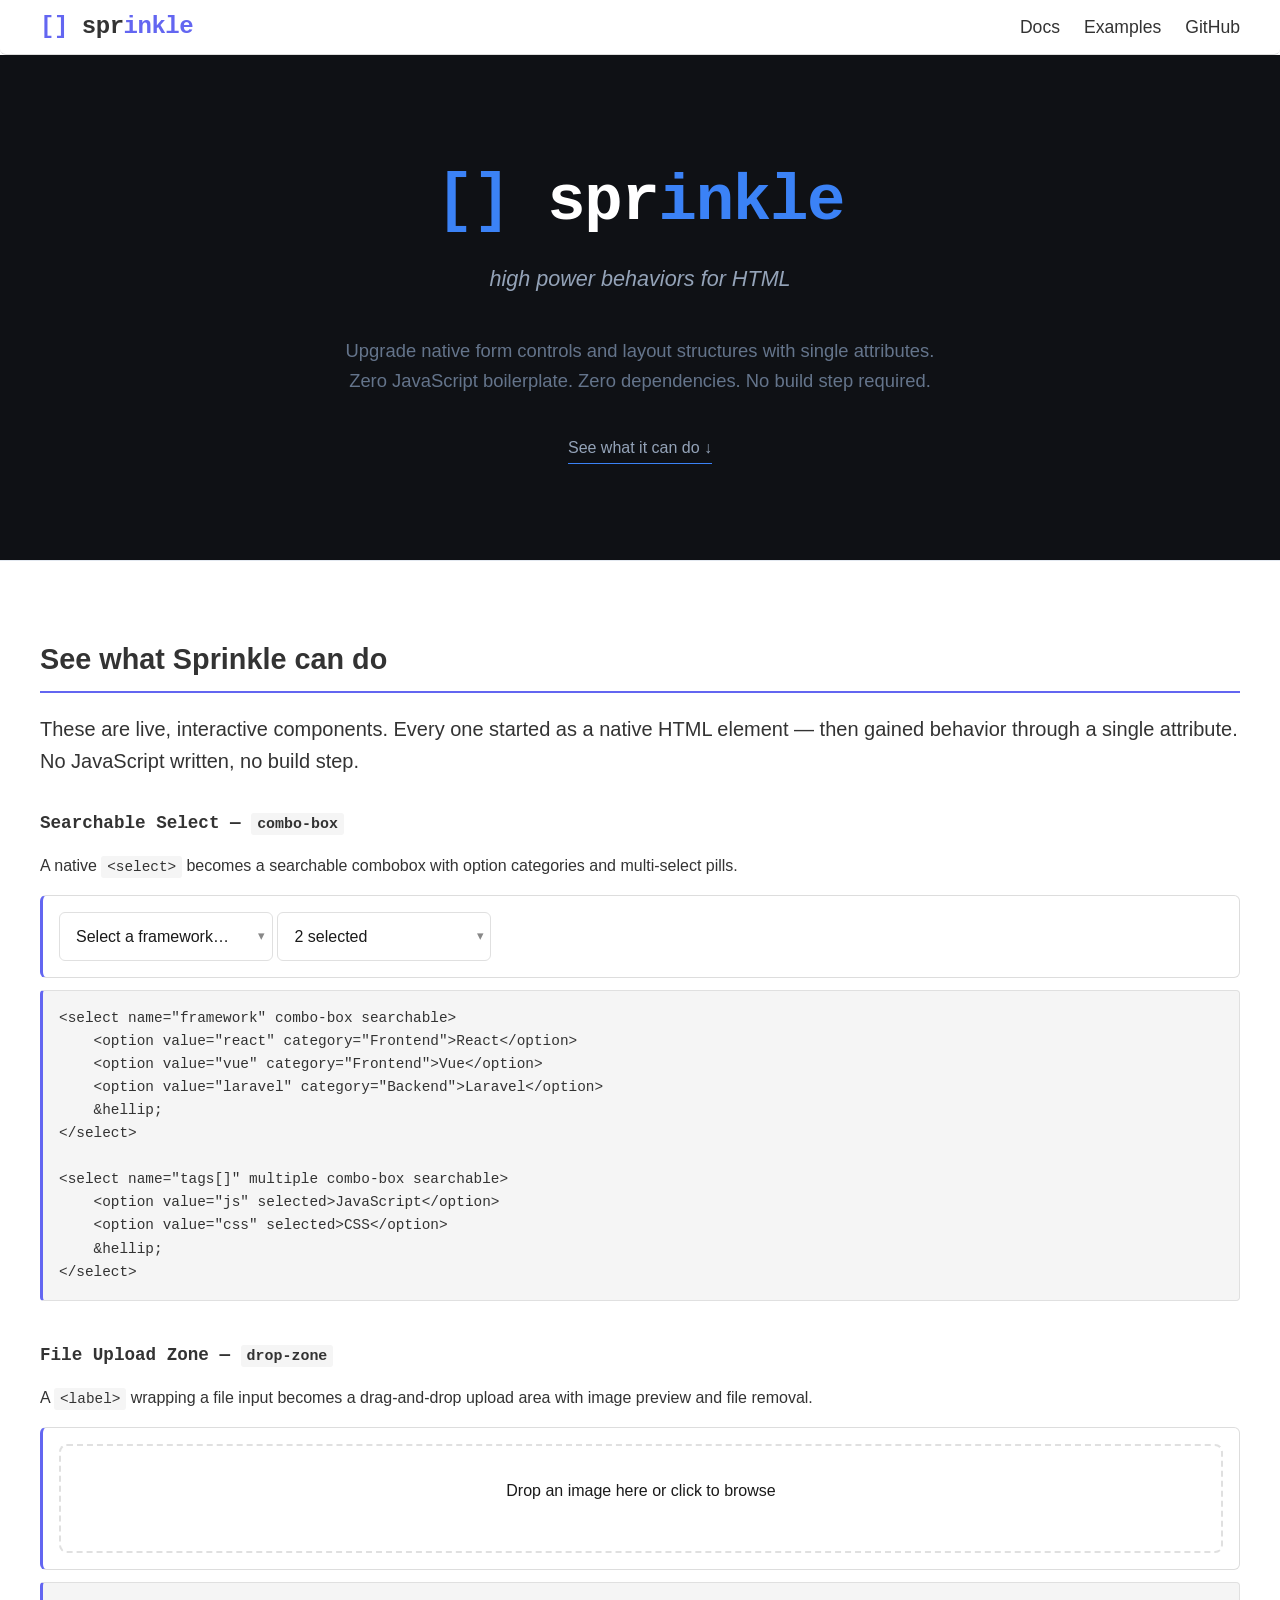
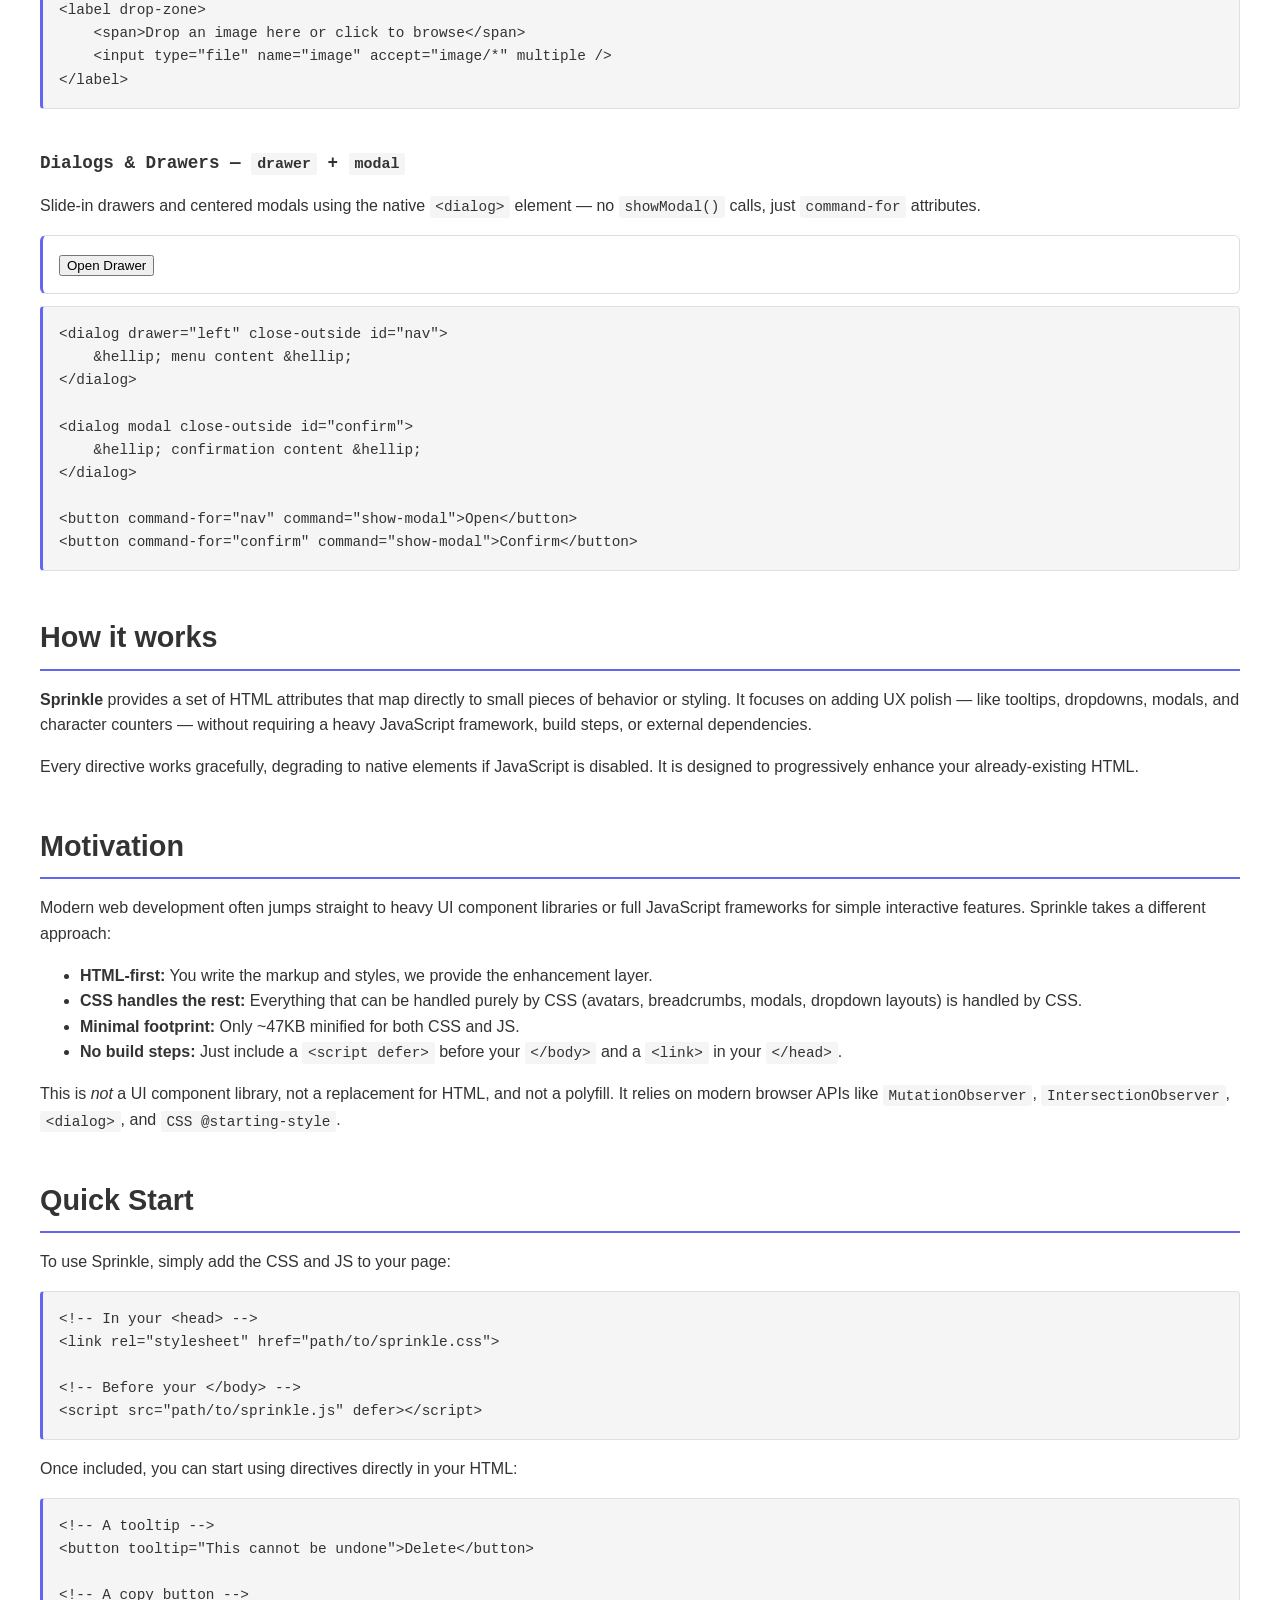
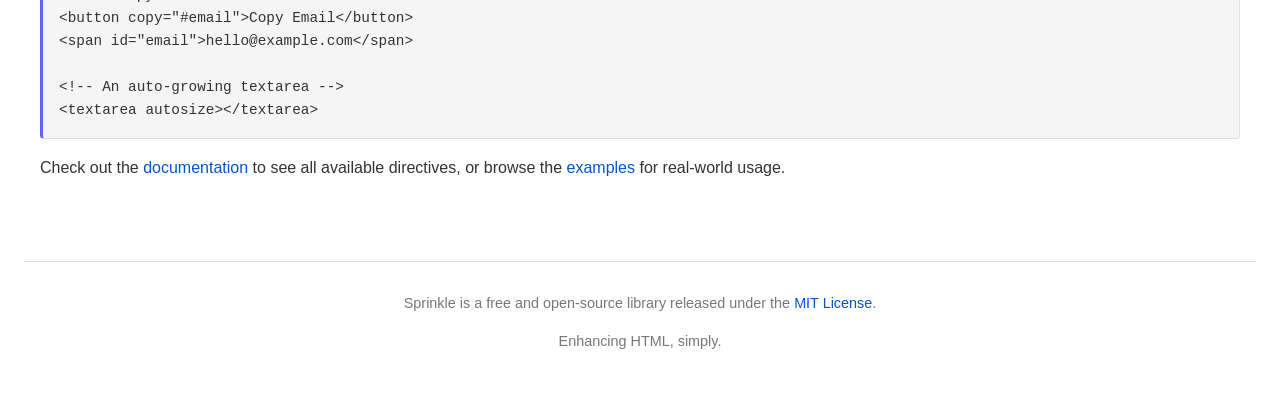
<file: src/docs/index.html>
<!doctype html>
<html lang="en">
    <head>
        <meta charset="UTF-8" />
        <meta name="viewport" content="width=device-width, initial-scale=1.0" />
        <title>Sprinkle - high power behaviors for HTML</title>
        <link rel="stylesheet" href="style.css" />
        <link rel="stylesheet" href="sprinkle.min.css" />
        <meta name="sprinkle-svg-path" content="./icons/" />
        <style>
            .demo-card {
                margin-bottom: 2.5rem;
            }

            .demo-card h3 {
                font-size: 1.1rem;
                margin: 0 0 0.5rem;
            }

            .demo-card h3 code {
                font-size: 0.85em;
            }

            .demo-card > p {
                color: var(--text-color);
                margin-bottom: 1rem;
            }

            .doc-demo {
                padding: 1rem;
                border: 1px solid var(--border-color);
                border-left: 3px solid var(--accent);
                border-radius: 6px;
                margin-bottom: 0.75rem;
                background: var(--bg-color);
            }

            .doc-demo select,
            .doc-demo button {
                vertical-align: middle;
            }

            .doc-code pre {
                margin: 0;
            }

            .demos-sub {
                margin-bottom: 2rem;
            }
        </style>
    </head>
    <body>
        <header class="top-nav" sticky>
            <nav>
                <a href="index.html" class="brand"
                    ><span class="bracket">[</span
                    ><span class="bracket">]</span> spr<span class="accent"
                        >inkle</span
                    ></a
                >
                <a href="docs.html">Docs</a>
                <a href="examples/dashboard.html">Examples</a>
                <a href="https://github.com/forge-kernel/sprinkle">GitHub</a>
            </nav>
        </header>

        <div class="hero-banner">
            <h1 class="brand-logo">
                <span class="bracket">[</span
                ><span class="bracket">]</span> spr<span class="accent"
                    >inkle</span
                >
            </h1>
            <p class="tagline">high power behaviors for HTML</p>

            <p class="manifesto">
                Upgrade native form controls and layout structures with single
                attributes.<br />
                Zero JavaScript boilerplate. Zero dependencies. No build step
                required.
            </p>

            <a href="#demos" class="cta-link">See what it can do ↓</a>
        </div>

        <main>
            <section id="demos">
                <h2>See what Sprinkle can do</h2>
                <p class="lead demos-sub">
                    These are live, interactive components. Every one started as
                    a native HTML element &mdash; then gained behavior through a
                    single attribute. No JavaScript written, no build step.
                </p>

                <!-- Demo 1: combo-box -->
                <div class="demo-card">
                    <h3>Searchable Select &mdash; <code>combo-box</code></h3>
                    <p>
                        A native <code>&lt;select&gt;</code> becomes a
                        searchable combobox with option categories and
                        multi-select pills.
                    </p>
                    <div class="doc-demo">
                        <select name="framework" combo-box searchable>
                            <option value="">Select a framework…</option>
                            <option value="react" category="Frontend">
                                React
                            </option>
                            <option value="vue" category="Frontend">Vue</option>
                            <option value="angular" category="Frontend">
                                Angular
                            </option>
                            <option value="laravel" category="Backend">
                                Laravel
                            </option>
                            <option value="django" category="Backend">
                                Django
                            </option>
                            <option value="rails" category="Backend">
                                Ruby on Rails
                            </option>
                            <option value="postgres" category="Database">
                                PostgreSQL
                            </option>
                            <option value="mysql" category="Database">
                                MySQL
                            </option>
                            <option value="mongo" category="Database">
                                MongoDB
                            </option>
                        </select>

                        <select name="tags[]" multiple combo-box searchable>
                            <option value="" disabled>
                                Select technologies…
                            </option>
                            <option value="php">PHP</option>
                            <option value="js" selected>JavaScript</option>
                            <option value="css" selected>CSS</option>
                            <option value="html">HTML</option>
                            <option value="python">Python</option>
                        </select>
                    </div>
                    <div class="doc-code">
                        <pre><code>&lt;select name="framework" combo-box searchable&gt;
    &lt;option value="react" category="Frontend"&gt;React&lt;/option&gt;
    &lt;option value="vue" category="Frontend"&gt;Vue&lt;/option&gt;
    &lt;option value="laravel" category="Backend"&gt;Laravel&lt;/option&gt;
    &amp;hellip;
&lt;/select&gt;

&lt;select name="tags[]" multiple combo-box searchable&gt;
    &lt;option value="js" selected&gt;JavaScript&lt;/option&gt;
    &lt;option value="css" selected&gt;CSS&lt;/option&gt;
    &amp;hellip;
&lt;/select&gt;</code></pre>
                    </div>
                </div>

                <!-- Demo 2: drop-zone -->
                <div class="demo-card">
                    <h3>File Upload Zone &mdash; <code>drop-zone</code></h3>
                    <p>
                        A <code>&lt;label&gt;</code> wrapping a file input
                        becomes a drag-and-drop upload area with image preview
                        and file removal.
                    </p>
                    <div class="doc-demo">
                        <label drop-zone>
                            <span>Drop an image here or click to browse</span>
                            <input
                                type="file"
                                name="image"
                                accept="image/*"
                                multiple
                            />
                        </label>
                    </div>
                    <div class="doc-code">
                        <pre><code>&lt;label drop-zone&gt;
    &lt;span&gt;Drop an image here or click to browse&lt;/span&gt;
    &lt;input type="file" name="image" accept="image/*" multiple /&gt;
&lt;/label&gt;</code></pre>
                    </div>
                </div>

                <!-- Demo 3: drawer + modal -->
                <div class="demo-card">
                    <h3>
                        Dialogs &amp; Drawers &mdash; <code>drawer</code> +
                        <code>modal</code>
                    </h3>
                    <p>
                        Slide-in drawers and centered modals using the native
                        <code>&lt;dialog&gt;</code> element &mdash; no
                        <code>showModal()</code> calls, just
                        <code>command-for</code> attributes.
                    </p>
                    <div class="doc-demo">
                        <button command-for="demo-drawer" command="show-modal">
                            Open Drawer
                        </button>

                        <dialog drawer="left" close-outside id="demo-drawer">
                            <div class="sprinkle-modal-header">
                                Menu
                                <button
                                    class="sprinkle-modal-close"
                                    command-for="demo-drawer"
                                    command="close"
                                >
                                    &times;
                                </button>
                            </div>
                            <div class="sprinkle-modal-body">
                                <ul nav>
                                    <li><a href="#">Dashboard</a></li>
                                    <li><a href="#">Projects</a></li>
                                    <li><a href="#">Settings</a></li>
                                </ul>
                                <hr />
                                <button
                                    command-for="demo-modal"
                                    command="show-modal"
                                >
                                    Show Confirmation
                                </button>
                            </div>
                        </dialog>

                        <dialog modal close-outside id="demo-modal">
                            <div class="sprinkle-modal-header">
                                Confirm
                                <button
                                    class="sprinkle-modal-close"
                                    command-for="demo-modal"
                                    command="close"
                                >
                                    &times;
                                </button>
                            </div>
                            <div class="sprinkle-modal-body">
                                Are you sure you want to proceed?
                            </div>
                            <div class="sprinkle-modal-footer">
                                <button
                                    command-for="demo-modal"
                                    command="close"
                                >
                                    Cancel
                                </button>
                                <button>Confirm</button>
                            </div>
                        </dialog>
                    </div>
                    <div class="doc-code">
                        <pre><code>&lt;dialog drawer="left" close-outside id="nav"&gt;
    &amp;hellip; menu content &amp;hellip;
&lt;/dialog&gt;

&lt;dialog modal close-outside id="confirm"&gt;
    &amp;hellip; confirmation content &amp;hellip;
&lt;/dialog&gt;

&lt;button command-for="nav" command="show-modal"&gt;Open&lt;/button&gt;
&lt;button command-for="confirm" command="show-modal"&gt;Confirm&lt;/button&gt;</code></pre>
                    </div>
                </div>
            </section>

            <section id="introduction">
                <h2>How it works</h2>
                <p>
                    <strong>Sprinkle</strong> provides a set of HTML attributes
                    that map directly to small pieces of behavior or styling. It
                    focuses on adding UX polish &mdash; like tooltips,
                    dropdowns, modals, and character counters &mdash; without
                    requiring a heavy JavaScript framework, build steps, or
                    external dependencies.
                </p>
                <p>
                    Every directive works gracefully, degrading to native
                    elements if JavaScript is disabled. It is designed to
                    progressively enhance your already-existing HTML.
                </p>
            </section>

            <section id="motivation">
                <h2>Motivation</h2>
                <p>
                    Modern web development often jumps straight to heavy UI
                    component libraries or full JavaScript frameworks for simple
                    interactive features. Sprinkle takes a different approach:
                </p>
                <ul>
                    <li>
                        <strong>HTML-first:</strong> You write the markup and
                        styles, we provide the enhancement layer.
                    </li>
                    <li>
                        <strong>CSS handles the rest:</strong> Everything that
                        can be handled purely by CSS (avatars, breadcrumbs,
                        modals, dropdown layouts) is handled by CSS.
                    </li>
                    <li>
                        <strong>Minimal footprint:</strong> Only ~47KB minified
                        for both CSS and JS.
                    </li>
                    <li>
                        <strong>No build steps:</strong> Just include a
                        <code>&lt;script defer&gt;</code> before your
                        <code>&lt;/body&gt;</code> and a
                        <code>&lt;link&gt;</code> in your
                        <code>&lt;/head&gt;</code>.
                    </li>
                </ul>
                <p>
                    This is <em>not</em> a UI component library, not a
                    replacement for HTML, and not a polyfill. It relies on
                    modern browser APIs like <code>MutationObserver</code>,
                    <code>IntersectionObserver</code>,
                    <code>&lt;dialog&gt;</code>, and
                    <code>CSS @starting-style</code>.
                </p>
            </section>

            <section id="quick-start">
                <h2>Quick Start</h2>
                <p>To use Sprinkle, simply add the CSS and JS to your page:</p>

                <pre><code><span class="comment">&lt;!-- In your &lt;head&gt; --&gt;</span>
<span class="tag">&lt;link</span> <span class="attr-name">rel=</span><span class="attr-value">"stylesheet"</span> <span class="attr-name">href=</span><span class="attr-value">"path/to/sprinkle.css"</span><span class="tag">&gt;</span>

<span class="comment">&lt;!-- Before your &lt;/body&gt; --&gt;</span>
<span class="tag">&lt;script</span> <span class="attr-name">src=</span><span class="attr-value">"path/to/sprinkle.js"</span> <span class="attr-name">defer</span><span class="tag">&gt;&lt;/script&gt;</span></code></pre>

                <p>
                    Once included, you can start using directives directly in
                    your HTML:
                </p>

                <pre><code><span class="comment">&lt;!-- A tooltip --&gt;</span>
<span class="tag">&lt;button</span> <span class="attr-name">tooltip=</span><span class="attr-value">"This cannot be undone"</span><span class="tag">&gt;</span>Delete<span class="tag">&lt;/button&gt;</span>

<span class="comment">&lt;!-- A copy button --&gt;</span>
<span class="tag">&lt;button</span> <span class="attr-name">copy=</span><span class="attr-value">"#email"</span><span class="tag">&gt;</span>Copy Email<span class="tag">&lt;/button&gt;</span>
<span class="tag">&lt;span</span> <span class="attr-name">id=</span><span class="attr-value">"email"</span><span class="tag">&gt;</span>hello@example.com<span class="tag">&lt;/span&gt;</span>

<span class="comment">&lt;!-- An auto-growing textarea --&gt;</span>
<span class="tag">&lt;textarea</span> <span class="attr-name">autosize</span><span class="tag">&gt;&lt;/textarea&gt;</span></code></pre>

                <p>
                    Check out the <a href="docs.html">documentation</a> to see
                    all available directives, or browse the
                    <a href="examples/dashboard.html">examples</a> for
                    real-world usage.
                </p>
            </section>
        </main>

        <footer>
            <p>
                Sprinkle is a free and open-source library released under the
                <a
                    href="https://github.com/forge-kernel/sprinkle/blob/main/LICENSE"
                    >MIT License</a
                >.
            </p>
            <p>Enhancing HTML, simply.</p>
        </footer>

        <script src="./sprinkle.min.js" defer></script>
    </body>
</html>
</file>
<file: src/docs/style.css>
:root {
    --bg-color: #ffffff;
    --text-color: #333333;
    --link-color: #0055cc;
    --link-hover-color: #003399;
    --code-bg: #f5f5f5;
    --code-border: #e0e0e0;
    --border-color: #dddddd;
    --header-bg: #f8f9fa;
    --accent: #6366f1;
    --accent-bg: #f4f4ff;

    --token-comment: #008000;
    --token-tag: #0000ff;
    --token-attr-name: #ff0000;
    --token-attr-value: #a31515;
}

@media (prefers-color-scheme: dark) {
    :root {
        --bg-color: #1a1a1a;
        --text-color: #e0e0e0;
        --link-color: #66b3ff;
        --link-hover-color: #99ccff;
        --code-bg: #2d2d2d;
        --code-border: #444444;
        --border-color: #444444;
        --header-bg: #222222;

        --accent: #818cf8;
        --accent-bg: #1e1b4b;

        --token-comment: #6a9955;
        --token-tag: #569cd6;
        --token-attr-name: #9cdcfe;
        --token-attr-value: #ce9178;
    }
}

[data-sprinkle-theme="dark"] {
    --bg-color: #1a1a1a;
    --text-color: #e0e0e0;
    --link-color: #66b3ff;
    --link-hover-color: #99ccff;
    --code-bg: #2d2d2d;
    --code-border: #444444;
    --border-color: #444444;
    --header-bg: #222222;

    --accent: #818cf8;
    --accent-bg: #1e1b4b;

    --token-comment: #6a9955;
    --token-tag: #569cd6;
    --token-attr-name: #9cdcfe;
    --token-attr-value: #ce9178;
}

body {
    font-family:
        -apple-system, BlinkMacSystemFont, "Segoe UI", Roboto, Helvetica, Arial,
        sans-serif;
    line-height: 1.6;
    color: var(--text-color);
    background-color: var(--bg-color);
    margin: 0;
    padding: 0;
}

.top-nav {
    background-color: var(--header-bg);
    border-bottom: 1px solid var(--border-color);
    padding: 1rem 0;
    position: sticky;
    top: 0;
    z-index: 10;
}

.top-nav nav {
    max-width: 1200px;
    margin: 0 auto;
    display: flex;
    gap: 1.5rem;
    padding: 0 1rem;
    font-size: 1.1rem;
    align-items: center;
}

.top-nav a {
    color: var(--text-color);
    text-decoration: none;
}

.top-nav a.brand {
    font-weight: 700;
    font-size: 1.5rem;
    margin-right: auto;
    color: var(--text-color);
    letter-spacing: -0.02em;
    font-family: monospace;
}

.top-nav a.brand .bracket,
.top-nav a.brand .accent {
    color: var(--accent);
}

.top-nav a.brand:hover {
    color: var(--text-color);
}

.top-nav a:hover {
    color: var(--link-color);
}

main,
footer {
    max-width: 1200px;
    margin: 0 auto;
    padding: 2rem 1rem;
}

.hero-banner {
    padding: 6rem 2rem;
    text-align: center;
    background: #0f1115;
    border-bottom: 1px solid #1f232a;
}

@media (prefers-color-scheme: light) {
    .hero-banner {
        border-bottom: 1px solid #e2e8f0;
    }
}

.hero-banner .brand-logo {
    font-size: 4rem;
    font-family: monospace;
    font-weight: 700;
    color: #ffffff;
    margin: 0;
    letter-spacing: -0.02em;
}

.hero-banner .brand-logo .bracket {
    color: #3b82f6;
}

.hero-banner .brand-logo .accent {
    color: #3b82f6;
}

.hero-banner .tagline {
    font-size: 1.35rem;
    font-style: italic;
    font-family: sans-serif;
    color: #94a3b8;
    margin-top: 0.5rem;
}

.hero-banner .manifesto {
    font-size: 1.15rem;
    line-height: 1.6;
    max-width: 650px;
    margin: 2.5rem auto;
    color: #64748b;
}

.hero-banner .cta-link {
    display: inline-block;
    text-decoration: none;
    border-bottom: 1px solid #3b82f6;
    padding-bottom: 2px;
    color: #94a3b8;
    font-size: 1rem;
}

.hero-banner .cta-link:hover {
    color: #ffffff;
    border-bottom-color: #ffffff;
}

h1,
h2,
h3 {
    font-weight: 600;
    margin-top: 1.5em;
    margin-bottom: 0.5em;
}

h1 {
    font-size: 3rem;
    margin-bottom: 0.2em;
    color: var(--accent);
}

h2 {
    font-size: 1.8rem;
    border-bottom: 2px solid var(--accent);
    padding-bottom: 0.3em;
}

h3 {
    font-size: 1.2rem;
    font-family:
        "SF Mono", "Fira Code", "Fira Mono", Menlo, Consolas, monospace;
}

a {
    color: var(--link-color);
    text-decoration: none;
}

a:hover {
    color: var(--link-hover-color);
    text-decoration: underline;
}

code {
    font-family: Consolas, Monaco, "Andale Mono", "Ubuntu Mono", monospace;
    background-color: var(--code-bg);
    padding: 0.2em 0.4em;
    border-radius: 3px;
    font-size: 0.9em;
}

pre {
    background-color: var(--code-bg);
    border: 1px solid var(--code-border);
    border-left: 3px solid var(--accent);
    border-radius: 4px;
    padding: 1rem;
    overflow-x: auto;
}

pre code {
    background-color: transparent;
    padding: 0;
    font-size: 0.9em;
    color: inherit;
}

/* Syntax Highlighting */
.token.comment {
    color: var(--token-comment);
}
.token.tag {
    color: var(--token-tag);
}
.token.attr-name {
    color: var(--token-attr-name);
}
.token.attr-value {
    color: var(--token-attr-value);
}

footer {
    margin-top: 2rem;
    padding-top: 1rem;
    border-top: 1px solid var(--border-color);
    text-align: center;
    font-size: 0.9rem;
    color: #777;
    padding-bottom: 2rem;
}

.lead {
    font-size: 1.25rem;
    font-weight: 300;
}

/* Shell Layout */
.doc-shell {
    display: flex;
    max-width: 1200px;
    margin: 0 auto;
    align-items: flex-start;
}

.doc-shell > aside {
    width: 240px;
    position: sticky;
    top: 60px; /* offset for top-nav */
    height: calc(100vh - 60px);
    overflow-y: auto;
    padding: 2rem 1rem;
    border-right: 1px solid var(--border-color);
    box-sizing: border-box;
}

.doc-shell > aside ul {
    list-style: none;
    padding: 0;
    margin: 0;
}

.doc-shell > aside li {
    margin-bottom: 0.5rem;
}

.doc-shell > aside details summary {
    cursor: pointer;
    font-weight: 600;
    margin-bottom: 0.5rem;
}

.doc-shell > aside details ul {
    padding-left: 1rem;
    margin-bottom: 1rem;
}

.doc-shell > article {
    flex: 1;
    min-width: 0;
}

/* Directive tables */
table {
    width: 100%;
    border-collapse: collapse;
    margin: 1rem 0;
    font-size: 0.95rem;
}

th,
td {
    padding: 0.75rem;
    text-align: left;
    border-bottom: 1px solid var(--border-color);
}

th {
    background-color: var(--header-bg);
    font-weight: 600;
}

/* Mobile: let sprinkle library manage shell/sidebar layout */
@media (max-width: 768px) {
  .doc-shell {
    display: grid;
  }
  .doc-shell > aside {
    width: var(--sprinkle-sidebar-width);
    position: fixed;
    top: 0;
    left: 0;
    bottom: 0;
    height: auto;
    padding: 0.75rem;
    border-right: 1px solid var(--border-color);
  }
  .doc-shell > article {
    flex: none;
  }
}
</file>
<file: src/docs/sprinkle.min.css>
:root,[data-sprinkle-theme=light]{--sprinkle-bg: #fff;--sprinkle-text: #1a1a1a;--sprinkle-border: #e0e0e0;--sprinkle-shadow: 0 4px 12px rgba(0,0,0,.1);--sprinkle-error-color: #d32f2f;--sprinkle-drawer-z: 500;--sprinkle-modal-backdrop: rgba(0,0,0,.4);--sprinkle-sidebar-bg: #f5f5f5;--sprinkle-sidebar-border: #e0e0e0;--sprinkle-sidebar-width: 260px;--sprinkle-dd-hover: #f5f5f5;--sprinkle-tip-bg: #1a1a1a;--sprinkle-tip-color: #fff;--sprinkle-tip-arrow: #1a1a1a;--sprinkle-date-bg: Field;--sprinkle-date-color: FieldText;--sprinkle-date-border: #ccc;--sprinkle-success-bg: #e8f5e9;--sprinkle-success-color: #2e7d32;--sprinkle-form-msg-bg: #ffebee;--sprinkle-accent: #4a90d9}[data-sprinkle-theme=dark]{--sprinkle-bg: #222;--sprinkle-text: #eee;--sprinkle-border: #444;--sprinkle-shadow: 0 4px 12px rgba(0,0,0,.3);--sprinkle-error-color: #ff6b6b;--sprinkle-modal-backdrop: rgba(0,0,0,.6);--sprinkle-sidebar-bg: #1a1a1a;--sprinkle-sidebar-border: #333;--sprinkle-dd-hover: #333;--sprinkle-tip-bg: #eee;--sprinkle-tip-color: #111;--sprinkle-tip-arrow: #eee;--sprinkle-date-bg: #222;--sprinkle-date-color: #eee;--sprinkle-date-border: #555;--sprinkle-success-bg: #1b3d1b;--sprinkle-success-color: #81c784;--sprinkle-form-msg-bg: #3e1a1a;--sprinkle-accent: #5ba0e9}.sprinkle-enhance-wrap{display:inline-grid;grid-template-columns:1fr;grid-template-rows:auto auto;position:relative}.sprinkle-enhance-wrap>input,.sprinkle-enhance-wrap>textarea,.sprinkle-icon-leading,.sprinkle-icon-suffix{grid-column:1;grid-row:1}.sprinkle-enhance-wrap>input:not([leading]),.sprinkle-enhance-wrap>textarea{padding-right:2.2em;box-sizing:border-box}input[type=search]::-webkit-search-cancel-button{display:none}input[type=search]::-moz-search-clear-button{display:none}input[leading]{padding-left:2em}input[suffix]{padding-right:2em}.sprinkle-icon-leading,.sprinkle-icon-suffix{width:1em;height:1em;pointer-events:none;z-index:1}.sprinkle-icon-leading{justify-self:start;align-self:center;margin-left:.5em}.sprinkle-icon-suffix{justify-self:end;align-self:center;margin-right:.5em}.sprinkle-icon-interactive{pointer-events:auto;cursor:pointer;border:0;background:none;padding:0;font:inherit;color:inherit;display:flex;align-items:center;justify-content:center}.sprinkle-icon-interactive img{pointer-events:none;display:block;width:100%;height:100%}.sprinkle-sr-only{position:absolute;width:1px;height:1px;overflow:hidden;clip:rect(0,0,0,0);white-space:nowrap;border:0}.sprinkle-char-count{grid-column:1;grid-row:2;justify-self:end;font-size:.8em;color:#999;margin-top:2px}.sprinkle-loading{color:transparent;pointer-events:none;position:relative}.sprinkle-loading:after{content:"";position:absolute;inset:0;margin:auto;width:1em;height:1em;border:2px solid currentColor;border-top-color:transparent;border-radius:50%;animation:sprinkle-spin .6s linear infinite}@keyframes sprinkle-spin{to{transform:rotate(360deg)}}.sprinkle-zoomed-bg{position:fixed;inset:0;z-index:9999;background:#000000d9;display:flex;align-items:center;justify-content:center;cursor:zoom-out}.sprinkle-zoomed-img{max-width:90vw;max-height:90vh;object-fit:contain;border-radius:4px;box-shadow:0 4px 24px #00000080}[sticky]{position:sticky;top:0;padding:.5rem 1rem;background:var(--sprinkle-bg);border-radius:6px}.sprinkle-stuck{z-index:100;box-shadow:0 1px 6px #0000001a;background:var(--sprinkle-bg)}.sprinkle-sticky-sentinel{height:0;pointer-events:none}.sprinkle-copied{position:relative}.sprinkle-copied:after{content:"Copied!";position:absolute;bottom:100%;left:50%;transform:translate(-50%);background:#333;color:#fff;font-size:.75em;padding:2px 8px;border-radius:3px;white-space:nowrap}.sprinkle-truncated{overflow:hidden;transition:max-height .3s ease}.sprinkle-truncated.sprinkle-expanded{-webkit-line-clamp:unset}.sprinkle-truncate-btn{display:inline;border:0;background:none;cursor:pointer;padding:0;color:#666;font:inherit;font-size:.85em;text-decoration:underline;text-underline-offset:2px}.sprinkle-truncate-btn:hover{color:#222}label[drop-zone]{display:block;border:2px dashed var(--sprinkle-border);border-radius:8px;padding:2rem;text-align:center;cursor:pointer;transition:border-color .2s,background .2s;position:relative}label[drop-zone]:hover:not(:has(.sprinkle-drop-file)){border-color:var(--sprinkle-accent)}label[drop-zone].sprinkle-drop-active{border-color:var(--sprinkle-accent);background:#4a90d90d}label[drop-zone]:has(.sprinkle-drop-file){cursor:default;padding-bottom:1rem}label[drop-zone] input[type=file]{position:absolute;width:1px;height:1px;padding:0;margin:-1px;overflow:hidden;clip:rect(0,0,0,0);white-space:nowrap;border:0}label[drop-zone]>:first-child:not(.sprinkle-drop-preview){display:block;margin-bottom:.5rem;color:var(--sprinkle-text);font-weight:500}label[drop-zone]:has(.sprinkle-drop-file)>:first-child:not(.sprinkle-drop-preview){display:none}.sprinkle-drop-preview{display:flex;flex-wrap:wrap;gap:.5rem;margin-top:1rem}.sprinkle-drop-file{display:flex;align-items:center;gap:.5rem;padding:.5rem;border:1px solid var(--sprinkle-border);border-radius:6px;background:var(--sprinkle-bg);flex:1 1 180px;max-width:100%;box-sizing:border-box}.sprinkle-drop-file img{width:40px;height:40px;object-fit:cover;border-radius:4px;flex-shrink:0}.sprinkle-drop-info{flex:1;min-width:0;text-align:left}.sprinkle-drop-name{display:block;font-size:.9em;overflow:hidden;text-overflow:ellipsis;white-space:nowrap}.sprinkle-drop-size{display:block;font-size:.75em;color:var(--sprinkle-muted, #888)}.sprinkle-drop-remove{flex-shrink:0;width:24px;height:24px;padding:0;border:none;background:transparent;font-size:1.2em;line-height:1;cursor:pointer;color:var(--sprinkle-text);border-radius:50%;display:flex;align-items:center;justify-content:center}.sprinkle-drop-remove:hover{background:#0000001a}@media(prefers-color-scheme:dark){label[drop-zone].sprinkle-drop-active{background:#4a90d91f}.sprinkle-drop-remove:hover{background:#ffffff26}}[data-sprinkle-theme=dark]{label[drop-zone].sprinkle-drop-active{background:#4a90d91f}.sprinkle-drop-remove:hover{background:#ffffff26}}.sprinkle-switch-wrap{display:inline-flex;align-items:center;cursor:pointer;vertical-align:middle}.sprinkle-switch-wrap>input[type=checkbox]{position:absolute;opacity:0;width:0;height:0;margin:0;pointer-events:none}.sprinkle-switch-track{position:relative;display:inline-block;width:2.4em;height:1.4em;background:#ccc;border-radius:999px;transition:background .2s}.sprinkle-switch-track:after{content:"";position:absolute;top:2px;left:2px;width:calc(1.4em - 4px);height:calc(1.4em - 4px);background:#fff;border-radius:50%;transition:transform .2s}.sprinkle-switch-track.sprinkle-switch-on{background:#4caf50}.sprinkle-switch-track.sprinkle-switch-on:after{transform:translate(1em)}textarea[autosize]{overflow:hidden;resize:none}input[auto-width],textarea[auto-width]{width:100%;box-sizing:border-box}details.sprinkle-accordion>summary{cursor:pointer;list-style:none}details.sprinkle-accordion>summary::-webkit-details-marker{display:none}details.sprinkle-accordion>summary:before{content:"\25b6";display:inline-block;margin-right:.4em;transition:transform .25s}details.sprinkle-accordion[open]>summary:before{transform:rotate(90deg)}details.sprinkle-accordion>.sprinkle-accordion-body{overflow:hidden;transition:height .25s ease}input[data-sprinkle-range-active]{border-color:var(--sprinkle-dp-accent, #4a90d9);box-shadow:0 0 0 2px #4a90d933}:root{--sprinkle-dp-bg: #fff;--sprinkle-dp-text: #1a1a1a;--sprinkle-dp-border: #e0e0e0;--sprinkle-dp-shadow: 0 4px 12px rgba(0,0,0,.15);--sprinkle-dp-radius: 8px;--sprinkle-dp-accent: #4a90d9;--sprinkle-dp-accent-text: #fff;--sprinkle-dp-disabled: #ccc;--sprinkle-dp-hover: #f0f0f0;--sprinkle-dp-range-bg: rgba(74,144,217,.18);--sprinkle-dp-today-ring: #4a90d9;--sprinkle-dp-header-bg: transparent;--sprinkle-dp-nav-color: #666;--sprinkle-dp-nav-hover: #1a1a1a;--sprinkle-dp-weekday-color: #999;--sprinkle-dp-cell-size: 36px;--sprinkle-dp-font-size: 14px;--sprinkle-dp-z: 200;--sprinkle-dp-trigger-bg: Field;--sprinkle-dp-trigger-color: FieldText;--sprinkle-dp-trigger-border: #ccc}[data-sprinkle-theme=dark]{--sprinkle-dp-bg: #2a2a2a;--sprinkle-dp-text: #eee;--sprinkle-dp-border: #444;--sprinkle-dp-shadow: 0 4px 12px rgba(0,0,0,.4);--sprinkle-dp-accent: #5ba0e9;--sprinkle-dp-accent-text: #fff;--sprinkle-dp-disabled: #555;--sprinkle-dp-hover: #3a3a3a;--sprinkle-dp-range-bg: rgba(91,160,233,.22);--sprinkle-dp-today-ring: #5ba0e9;--sprinkle-dp-nav-color: #aaa;--sprinkle-dp-nav-hover: #eee;--sprinkle-dp-weekday-color: #777;--sprinkle-dp-trigger-bg: #2a2a2a;--sprinkle-dp-trigger-color: #eee;--sprinkle-dp-trigger-border: #555}input[date-input]{font-family:inherit;font-size:inherit;line-height:normal;padding:.35em 2.2em .35em .5em;border:1px solid var(--sprinkle-dp-trigger-border);border-radius:4px;background:var(--sprinkle-dp-trigger-bg);color:var(--sprinkle-dp-trigger-color);min-width:14ch;box-sizing:border-box;cursor:pointer}input[date-input]:focus{border-color:var(--sprinkle-dp-accent);outline:2px solid var(--sprinkle-dp-accent);outline-offset:-1px}input[date-input]::-webkit-clear-button,input[date-input]::-webkit-inner-spin-button{display:none}input[date-input]::-webkit-calendar-picker-indicator{display:none}.sprinkle-dp-icon{position:absolute;right:.5em;top:50%;transform:translateY(-50%);width:1em;height:1em;pointer-events:none;color:var(--sprinkle-dp-nav-color);display:flex;align-items:center;justify-content:center}.sprinkle-dp-icon:before{content:"";display:block;width:1em;height:1em;border:1.5px solid currentColor;border-radius:2px;position:relative}.sprinkle-dp-icon:after{content:"";display:block;position:absolute;width:1em;height:1em;border-top:1.5px solid currentColor;border-left:1.5px solid currentColor;top:0;left:0;border-radius:2px}.sprinkle-dp{position:fixed;z-index:var(--sprinkle-dp-z);background:var(--sprinkle-dp-bg);color:var(--sprinkle-dp-text);border:1px solid var(--sprinkle-dp-border);border-radius:var(--sprinkle-dp-radius);box-shadow:var(--sprinkle-dp-shadow);padding:8px;user-select:none;opacity:0;transform:translateY(-4px);transition:opacity .15s ease,transform .15s ease;pointer-events:none}.sprinkle-dp[aria-hidden=false]{opacity:1;transform:translateY(0);pointer-events:auto}.sprinkle-dp>.sprinkle-dp{position:static;transform:none;opacity:1;pointer-events:auto;display:flex;flex-direction:column;flex:1;min-width:0;background:none;border:none;box-shadow:none;border-radius:0}.sprinkle-dp-header{display:flex;align-items:center;justify-content:space-between;padding:4px 4px 8px;flex-shrink:0}.sprinkle-dp-header button{background:none;border:none;padding:4px 8px;cursor:pointer;color:var(--sprinkle-dp-nav-color);font-size:1.2em;line-height:1;border-radius:4px;display:flex;align-items:center;justify-content:center;min-width:28px;min-height:28px}.sprinkle-dp-header button:hover{color:var(--sprinkle-dp-nav-hover);background:var(--sprinkle-dp-hover)}.sprinkle-dp-header button:focus-visible{outline:2px solid var(--sprinkle-dp-accent);outline-offset:-1px}.sprinkle-dp-month{font-weight:600;font-size:1em;cursor:pointer;padding:4px 8px;border-radius:4px}.sprinkle-dp-month:hover{background:var(--sprinkle-dp-hover)}.sprinkle-dp-weekdays{display:grid;grid-template-columns:repeat(7,1fr);padding:0 2px;margin-bottom:2px;flex-shrink:0}.sprinkle-dp-weekdays span{text-align:center;font-size:.75em;font-weight:600;color:var(--sprinkle-dp-weekday-color);padding:4px 0}.sprinkle-dp-grid{display:grid;grid-template-columns:repeat(7,1fr);grid-auto-rows:1fr;gap:1px;padding:0 2px;flex:1}.sprinkle-dp-grid button{display:flex;align-items:center;justify-content:center;width:var(--sprinkle-dp-cell-size);height:var(--sprinkle-dp-cell-size);border:none;background:none;color:var(--sprinkle-dp-text);font-size:var(--sprinkle-dp-font-size);font-family:inherit;cursor:pointer;border-radius:50%;padding:0;margin:0 auto;transition:background .1s}.sprinkle-dp-grid button:hover:not([aria-disabled=true]):not(.sprinkle-dp-selected){background:var(--sprinkle-dp-hover)}.sprinkle-dp-grid button:focus-visible{outline:2px solid var(--sprinkle-dp-accent);outline-offset:-1px;z-index:1}.sprinkle-dp-grid button[aria-disabled=true]{color:var(--sprinkle-dp-disabled);cursor:default;pointer-events:none}.sprinkle-dp-grid button.sprinkle-dp-selected{background:var(--sprinkle-dp-accent);color:var(--sprinkle-dp-accent-text);font-weight:600}.sprinkle-dp-grid button.sprinkle-dp-today:not(.sprinkle-dp-selected){box-shadow:inset 0 0 0 1.5px var(--sprinkle-dp-today-ring);font-weight:600}.sprinkle-dp-grid .sprinkle-dp-empty{width:var(--sprinkle-dp-cell-size);height:var(--sprinkle-dp-cell-size);margin:0 auto}.sprinkle-dp-range{display:flex;gap:0}.sprinkle-dp-range .sprinkle-dp{position:static;transform:none;opacity:1;pointer-events:auto;border-radius:0;box-shadow:none;border:none;padding:8px;display:flex;flex-direction:column;flex:1;min-width:0}.sprinkle-dp-range .sprinkle-dp:first-child{border-radius:var(--sprinkle-dp-radius) 0 0 var(--sprinkle-dp-radius);border:1px solid var(--sprinkle-dp-border)}.sprinkle-dp-range .sprinkle-dp:last-child{border-radius:0 var(--sprinkle-dp-radius) var(--sprinkle-dp-radius) 0;border:1px solid var(--sprinkle-dp-border);border-left:none}.sprinkle-dp-range-wrap{position:fixed;z-index:var(--sprinkle-dp-z);background:var(--sprinkle-dp-bg);border:1px solid var(--sprinkle-dp-border);border-radius:var(--sprinkle-dp-radius);box-shadow:var(--sprinkle-dp-shadow);padding:0;user-select:none;opacity:0;transform:translateY(-4px);transition:opacity .15s ease,transform .15s ease;pointer-events:none}.sprinkle-dp-range-wrap[aria-hidden=false]{opacity:1;transform:translateY(0);pointer-events:auto}.sprinkle-dp-range-start{background:var(--sprinkle-dp-accent)!important;color:var(--sprinkle-dp-accent-text)!important;border-radius:50% 0 0 50%!important;position:relative;z-index:1}.sprinkle-dp-range-start.sprinkle-dp-selected{border-radius:50%!important}.sprinkle-dp-range-end{background:var(--sprinkle-dp-accent)!important;color:var(--sprinkle-dp-accent-text)!important;border-radius:0 50% 50% 0!important;position:relative;z-index:1}.sprinkle-dp-range-end.sprinkle-dp-selected{border-radius:50%!important}.sprinkle-dp-range-between{background:var(--sprinkle-dp-range-bg)!important;border-radius:0!important;color:var(--sprinkle-dp-text)}.sprinkle-dp-range-between.sprinkle-dp-today{box-shadow:inset 0 0 0 1.5px var(--sprinkle-dp-today-ring)}.sprinkle-dp-months{display:grid;grid-template-columns:repeat(3,1fr);grid-auto-rows:1fr;gap:4px;padding:8px 4px;flex:1}.sprinkle-dp-months button{padding:8px 4px;border:none;background:none;color:var(--sprinkle-dp-text);font-size:.85em;font-family:inherit;cursor:pointer;border-radius:4px;text-align:center;display:flex;align-items:center;justify-content:center}.sprinkle-dp-months button:hover{background:var(--sprinkle-dp-hover)}.sprinkle-dp-months button:focus-visible{outline:2px solid var(--sprinkle-dp-accent);outline-offset:-1px}.sprinkle-dp-months button.sprinkle-dp-month-current{background:var(--sprinkle-dp-accent);color:var(--sprinkle-dp-accent-text);font-weight:600}.sprinkle-dp-months button[aria-disabled=true]{color:var(--sprinkle-dp-disabled);cursor:default;pointer-events:none}.sprinkle-dp-years{display:grid;grid-template-columns:repeat(3,1fr);grid-auto-rows:1fr;gap:4px;padding:8px 4px;flex:1}.sprinkle-dp-years button{padding:8px 4px;border:none;background:none;color:var(--sprinkle-dp-text);font-size:.85em;font-family:inherit;cursor:pointer;border-radius:4px;text-align:center;display:flex;align-items:center;justify-content:center}.sprinkle-dp-years button:hover{background:var(--sprinkle-dp-hover)}.sprinkle-dp-years button:focus-visible{outline:2px solid var(--sprinkle-dp-accent);outline-offset:-1px}.sprinkle-dp-years button.sprinkle-dp-year-current{background:var(--sprinkle-dp-accent);color:var(--sprinkle-dp-accent-text);font-weight:600}.sprinkle-dp-clear{display:block;width:100%;padding:6px;border:none;border-top:1px solid var(--sprinkle-dp-border);background:none;color:var(--sprinkle-dp-nav-color);font-size:.8em;font-family:inherit;cursor:pointer;margin-top:auto;flex-shrink:0}.sprinkle-dp-clear:hover{color:var(--sprinkle-dp-text);background:var(--sprinkle-dp-hover)}@media(max-width:480px){.sprinkle-dp-range{flex-direction:column}.sprinkle-dp-range .sprinkle-dp:last-child{border-left:1px solid var(--sprinkle-dp-border);border-top:none;border-radius:0 0 var(--sprinkle-dp-radius) var(--sprinkle-dp-radius)}.sprinkle-dp-range .sprinkle-dp:first-child{border-radius:var(--sprinkle-dp-radius) var(--sprinkle-dp-radius) 0 0}.sprinkle-dp-grid button{width:40px;height:40px;font-size:15px}}.sprinkle-error{display:block;color:var(--sprinkle-error-color);font-size:12px;margin-top:4px;line-height:1.4}.sprinkle-form-msg{display:block;padding:12px 16px;border-radius:4px;font-size:14px;margin-bottom:16px;line-height:1.4}.sprinkle-form-msg-success{background:var(--sprinkle-success-bg);color:var(--sprinkle-success-color)}.sprinkle-form-msg-error{background:var(--sprinkle-form-msg-bg);color:var(--sprinkle-error-color)}.sprinkle-otp{display:flex;gap:8px}.sprinkle-otp-box{width:44px;height:52px;text-align:center;font-size:20px;font-family:inherit;border:1px solid var(--sprinkle-border);border-radius:6px;outline:none;background:var(--sprinkle-bg);color:var(--sprinkle-text)}.sprinkle-otp-box:focus{border-color:highlight;box-shadow:0 0 0 2px highlight}.sprinkle-otp-box.sprinkle-otp-filled{border-color:#888}input[otp]{position:absolute;opacity:0;width:1px;height:1px;overflow:hidden}img[avatar]{border-radius:50%;object-fit:cover;aspect-ratio:1;width:40px}img[avatar=sm]{width:24px}img[avatar=lg]{width:64px}[zoomable]{cursor:zoom-in}[tooltip]{position:relative;cursor:help}[tooltip]:after{content:attr(tooltip);position:absolute;padding:4px 8px;border-radius:4px;background:var(--sprinkle-tip-bg);color:var(--sprinkle-tip-color);font-size:12px;line-height:1.4;white-space:nowrap;pointer-events:none;opacity:0;transition:opacity .15s ease;z-index:1000}[tooltip]:before{content:"";position:absolute;border:4px solid transparent;opacity:0;transition:opacity .15s ease}[tooltip]:after{bottom:calc(100% + 6px);left:50%;transform:translate(-50%)}[tooltip]:before{bottom:calc(100% + 2px);left:50%;margin-left:-4px;border-top-color:var(--sprinkle-tip-arrow)}[tooltip].sprinkle-tip-bottom:after{top:calc(100% + 6px);bottom:auto;left:50%;transform:translate(-50%)}[tooltip].sprinkle-tip-bottom:before{top:calc(100% + 2px);bottom:auto;left:50%;margin-left:-4px;border-top-color:transparent;border-bottom-color:var(--sprinkle-tip-arrow)}[tooltip].sprinkle-tip-left:after{right:calc(100% + 6px);left:auto;top:50%;transform:translateY(-50%)}[tooltip].sprinkle-tip-left:before{right:calc(100% + 2px);left:auto;top:50%;margin-top:-4px;border-top-color:transparent;border-right-color:var(--sprinkle-tip-arrow)}[tooltip].sprinkle-tip-right:after{left:calc(100% + 6px);right:auto;top:50%;transform:translateY(-50%)}[tooltip].sprinkle-tip-right:before{left:calc(100% + 2px);right:auto;top:50%;margin-top:-4px;border-top-color:transparent;border-left-color:var(--sprinkle-tip-arrow)}[tooltip]:hover:after,[tooltip]:focus-visible:after,[tooltip]:hover:before,[tooltip]:focus-visible:before{opacity:1}ul[breadcrumb]{list-style:none;display:flex;flex-wrap:wrap;align-items:center;gap:0 .5em;padding:0;margin:0;font-size:.9rem}ul[breadcrumb] li{display:inline-flex;align-items:center}ul[breadcrumb] li:last-child{font-weight:600;color:var(--sprinkle-text, inherit)}ul[breadcrumb] li:after{content:"/";margin-left:.5em;color:#888}ul[breadcrumb] li:last-child:after{content:none}ul[breadcrumb] a{text-decoration:none;color:inherit}ul[breadcrumb] a:hover{text-decoration:underline}dialog[drawer]{position:fixed;margin:0;border:none;padding:1.5rem;inset:0;height:100%;width:300px;max-width:80vw;max-height:100%;box-sizing:border-box;z-index:var(--sprinkle-drawer-z);overflow-y:auto;background:var(--sprinkle-bg);color:var(--sprinkle-text);transform:translate(-100%);transition:transform .25s ease,overlay .25s allow-discrete,display .25s allow-discrete}dialog[drawer=right]{left:auto;right:0;transform:translate(100%)}dialog[drawer=top]{top:0;left:0;bottom:auto;width:100%;max-width:100%;height:auto;transform:translateY(-100%)}dialog[drawer=bottom]{bottom:0;top:auto;left:0;width:100%;max-width:100%;height:auto;transform:translateY(100%)}dialog[drawer][open]{transform:translate(0)}dialog[drawer]::backdrop{background:#00000059;transition:opacity .25s}@starting-style{dialog[drawer][open]{transform:translate(-100%)}dialog[drawer=right][open]{transform:translate(100%)}dialog[drawer=top][open]{transform:translateY(-100%)}dialog[drawer=bottom][open]{transform:translateY(100%)}}dialog[modal]{position:fixed;inset:0;margin:auto;border:none;border-radius:8px;padding:0;max-width:min(90vw,500px);width:100%;max-height:80vh;overflow-y:auto;background:var(--sprinkle-bg);color:var(--sprinkle-text);box-shadow:0 4px 24px #00000026;opacity:0;transform:scale(.95);transition:opacity .2s ease,transform .2s ease,overlay .2s allow-discrete,display .2s allow-discrete}dialog[modal][open]{opacity:1;transform:scale(1)}dialog[modal]::backdrop{background:var(--sprinkle-modal-backdrop);transition:opacity .2s}dialog[modal=sm]{max-width:min(90vw,360px)}dialog[modal=lg]{max-width:min(90vw,720px)}@starting-style{dialog[modal][open]{opacity:0;transform:scale(.95)}}.sprinkle-modal-header,.sprinkle-modal-body,.sprinkle-modal-footer{padding:1rem 1.5rem}.sprinkle-modal-header{border-bottom:1px solid var(--sprinkle-border);font-weight:600;font-size:1.1em;display:flex;align-items:center;justify-content:space-between}.sprinkle-modal-footer{border-top:1px solid var(--sprinkle-border);display:flex;justify-content:flex-end;gap:.5rem}.sprinkle-modal-close{background:none;border:none;font-size:1.25em;cursor:pointer;padding:.25em;line-height:1;color:inherit;opacity:.6}.sprinkle-modal-close:hover{opacity:1}details[dropdown]{position:relative;display:inline-block}details[dropdown]>summary{list-style:none;display:inline-flex;align-items:center;gap:.5em;padding:.375rem 1rem;border:1px solid var(--sprinkle-border);border-radius:6px;background:var(--sprinkle-bg);cursor:pointer;user-select:none}details[dropdown]>summary img{margin:0;vertical-align:middle}details[dropdown]>summary::-webkit-details-marker{display:none}details[dropdown]>:not(summary){position:absolute;top:calc(100% + 4px);left:0;min-width:180px;list-style:none;background:var(--sprinkle-bg);color:var(--sprinkle-text);border:1px solid var(--sprinkle-border);border-radius:6px;box-shadow:var(--sprinkle-dd-shadow);padding:.75rem 0;z-index:100;opacity:0;transform:translateY(-4px);transition:opacity .15s ease,transform .15s ease;pointer-events:none}details[dropdown]:not([open])>:not(summary){display:block}details[dropdown][open]>:not(summary){opacity:1;transform:translateY(0);pointer-events:auto}details[dropdown=right]>:not(summary){left:auto;right:0}details[dropdown]>:not(summary) a,details[dropdown]>:not(summary) button,details[dropdown]>:not(summary) [role=menuitem]{display:block;width:100%;padding:.375rem 1rem;text-decoration:none;color:inherit;background:none;border:none;text-align:left;font:inherit;cursor:pointer;box-sizing:border-box}details[dropdown]>:not(summary) a:hover,details[dropdown]>:not(summary) button:hover,details[dropdown]>:not(summary) [role=menuitem]:hover{background:var(--sprinkle-dd-hover)}details[dropdown]>:not(summary) ul,details[dropdown]>:not(summary) ol{list-style:none;margin:0;padding:0}details[dropdown]>:not(summary) li{margin:0;padding:0}details[dropdown]>:not(summary) li:hover{background:var(--sprinkle-dd-hover)}details[dropdown]>:not(summary) li>a,details[dropdown]>:not(summary) li>button{padding:.375rem 1rem;background:none}details[dropdown]>:not(summary) li>a:hover,details[dropdown]>:not(summary) li>button:hover{background:none}details[dropdown]>:not(summary) hr{margin:.375rem 0;border:none;border-top:1px solid var(--sprinkle-border)}[shell]{display:grid;height:100%;grid-template-columns:auto 1fr;box-sizing:border-box;color:var(--sprinkle-text)}[sidebar]{overflow-y:auto;background:var(--sprinkle-sidebar-bg);width:var(--sprinkle-sidebar-width);padding:.75rem;box-sizing:border-box}[sidebar=left]{border-right:1px solid var(--sprinkle-sidebar-border)}[sidebar=right]{border-left:1px solid var(--sprinkle-sidebar-border)}[sidebar=top]{border-bottom:1px solid var(--sprinkle-sidebar-border)}[sidebar=bottom]{border-top:1px solid var(--sprinkle-sidebar-border)}[content]{overflow-y:auto;background:var(--sprinkle-bg);padding:1.5rem;box-sizing:border-box}@media(min-width:769px){[sidebar-hidden] [sidebar]{display:none}[sidebar-hidden][shell]{grid-template-columns:1fr}}@media(max-width:768px){[shell]{grid-template-columns:1fr}[sidebar]{position:fixed;top:0;left:0;bottom:0;width:var(--sprinkle-sidebar-width);z-index:100;transform:translate(-100%);transition:transform .2s ease;display:block;border-right:1px solid var(--sprinkle-sidebar-border)}[shell]:not([sidebar-hidden]) [sidebar]{transform:translate(0)}[shell-static]{grid-template-columns:auto 1fr}[shell-static] [sidebar],[shell-static]:not([sidebar-hidden]) [sidebar],[shell-static][sidebar-hidden] [sidebar]{position:static;transform:none;width:var(--sprinkle-sidebar-width);z-index:auto;transition:none;border-right:1px solid var(--sprinkle-sidebar-border)}[shell-static] [content]{overflow-y:visible}}.sprinkle-sidebar-toggle{display:inline-flex;align-items:center;justify-content:center;gap:.4rem;background:none;border:none;font-size:1.2rem;cursor:pointer;padding:.3rem .5rem;color:inherit;border-radius:4px;line-height:1}.sprinkle-sidebar-toggle:hover{background:#80808026}@media(min-width:769px){.sprinkle-sidebar-toggle,.sprinkle-sidebar-close{display:none}}.sprinkle-sidebar-close{display:none}@media(max-width:768px){.sprinkle-sidebar-close{display:block;width:100%;text-align:right;background:none;border:none;font-size:1.4rem;cursor:pointer;padding:.5rem .75rem;color:inherit;line-height:1;box-sizing:border-box}.sprinkle-sidebar-close:hover{background:#80808026}}ul[nav]{list-style:none;margin:0;padding:0;width:100%}ul[nav] li{margin:0;padding:0}ul[nav] a{display:block;padding:.5rem .75rem;text-decoration:none;color:inherit;border-radius:6px;transition:background .15s;font-size:.9rem;width:100%;box-sizing:border-box}ul[nav] a:hover{background:#0000000f}ul[nav] a[active]{background:#00000014;font-weight:600;color:#1a73e8}ul[nav=horizontal]{display:flex;flex-wrap:wrap;align-items:stretch;gap:.25rem;width:100%}ul[nav=horizontal] li{display:flex;align-items:stretch}ul[nav=horizontal] a{display:flex;align-items:center;white-space:nowrap;width:100%}details[nav-group]>summary{list-style:none;cursor:pointer;padding:.5rem .75rem;border-radius:6px;display:flex;align-items:center;gap:.5rem;font-size:.9rem;transition:background .15s}details[nav-group]>summary::-webkit-details-marker,details[nav-group]>summary::marker{display:none;content:""}details[nav-group]>summary:after{content:"";margin-left:auto;border:solid currentColor;border-width:0 2px 2px 0;display:inline-block;padding:3px;transform:rotate(45deg);transition:transform .2s}details[nav-group][open]>summary:after{transform:rotate(-135deg)}details[nav-group]>summary:hover{background:#0000000f}details[nav-group]>ul{list-style:none;margin:0;padding:0 0 0 1.5rem}details[nav-group]>ul a{font-size:.85rem;padding:.375rem .75rem}hr[nav-sep]{margin:.5rem .75rem;border:none;border-top:1px solid var(--sprinkle-sidebar-border)}.sprinkle-combo-wrap{display:inline-block;position:relative}.sprinkle-combo>summary{display:inline-flex;align-items:center;gap:.5em;padding:.375rem 2em .375rem .75rem;border:1px solid var(--sprinkle-border);border-radius:6px;background:var(--sprinkle-bg);color:var(--sprinkle-text);cursor:pointer;user-select:none;min-height:2.2em;min-width:180px;white-space:nowrap}.sprinkle-combo>summary::-webkit-details-marker{display:none}.sprinkle-combo>summary:after{content:"\25be";position:absolute;right:.6em;top:50%;transform:translateY(-50%);font-size:.8em;color:var(--sprinkle-text-secondary, #888);pointer-events:none}.sprinkle-combo>summary .sprinkle-icon-leading,.sprinkle-combo>summary .sprinkle-icon-suffix{display:inline-block;flex-shrink:0;width:1em;height:1em;background-color:currentColor;mask-size:contain;mask-repeat:no-repeat;mask-position:center;-webkit-mask-size:contain;-webkit-mask-repeat:no-repeat;-webkit-mask-position:center}.sprinkle-combo>summary .sprinkle-icon-suffix{margin-left:auto;margin-right:1.3em}.sprinkle-combo[open]>summary{border-color:var(--sprinkle-accent, #4a90d9);box-shadow:0 0 0 2px #4a90d933}.sprinkle-combo [listbox]{position:absolute;top:calc(100% + 4px);left:0;right:auto;min-width:100%;background:var(--sprinkle-bg);color:var(--sprinkle-text);border:1px solid var(--sprinkle-border);border-radius:6px;box-shadow:var(--sprinkle-dd-shadow, 0 4px 12px rgba(0,0,0,.1));z-index:100;opacity:0;transform:translateY(-4px);transition:opacity .15s ease,transform .15s ease;pointer-events:none}.sprinkle-combo:not([open]) [listbox]{display:block}.sprinkle-combo[open] [listbox]{opacity:1;transform:translateY(0);pointer-events:auto}.sprinkle-combo [listbox] ul{list-style:none;margin:0;padding:.25rem 0;max-height:240px;overflow-y:auto}.sprinkle-combo [listbox] li{display:flex;align-items:center;gap:.5em;padding:.5rem .75rem;cursor:pointer;user-select:none}.sprinkle-combo-check{display:inline-flex;align-items:center;justify-content:center;width:1.2em;flex-shrink:0;font-size:.85em;color:var(--sprinkle-accent, #4a90d9)}.sprinkle-combo [listbox] li[aria-disabled=true]{opacity:.4;cursor:default;pointer-events:none}.sprinkle-combo [listbox] li:hover,.sprinkle-combo [listbox] li[active]{background:var(--sprinkle-dd-hover, #f5f5f5)}.sprinkle-combo [listbox] li[active]{font-weight:600}.sprinkle-combo-category{padding:.4rem .75rem .2rem;font-size:.75em;font-weight:700;text-transform:uppercase;letter-spacing:.05em;color:var(--sprinkle-muted, #888);cursor:default;pointer-events:none}.sprinkle-combo [search-box]{display:block;width:100%;padding:.5rem .75rem;border:none;border-bottom:1px solid var(--sprinkle-border);background:transparent;color:inherit;font:inherit;font-size:.9em;box-sizing:border-box;outline:none}.sprinkle-combo [search-box]:focus{border-bottom-color:var(--sprinkle-accent, #4a90d9)}.sprinkle-combo img[avatar]{flex-shrink:0}fieldset[card]{border:1px solid var(--sprinkle-border);border-radius:8px;padding:0;margin:0;background:var(--sprinkle-bg);color:var(--sprinkle-text);box-shadow:var(--sprinkle-shadow);overflow:hidden;min-width:0}fieldset[card]>legend{padding:.75rem 1rem;font-weight:600;font-size:1.1em;width:100%;box-sizing:border-box;border-bottom:1px solid var(--sprinkle-border)}fieldset[card]>header{padding:.75rem 1rem;border-bottom:1px solid var(--sprinkle-border);font-weight:600}fieldset[card]>main{padding:1rem;display:block}fieldset[card]>footer{padding:.75rem 1rem;border-top:1px solid var(--sprinkle-border);display:flex;align-items:center;gap:.5rem}@media(prefers-color-scheme:dark){ul[nav] a[active]{background:#ffffff1a;color:#8ab4f8}ul[nav] a:hover{background:#ffffff0f}details[nav-group]>summary:hover{background:#ffffff0f}}[data-sprinkle-theme=dark]{ul[nav] a[active]{background:#ffffff1a;color:#8ab4f8}ul[nav] a:hover{background:#ffffff0f}details[nav-group]>summary:hover{background:#ffffff0f}}
</file>
